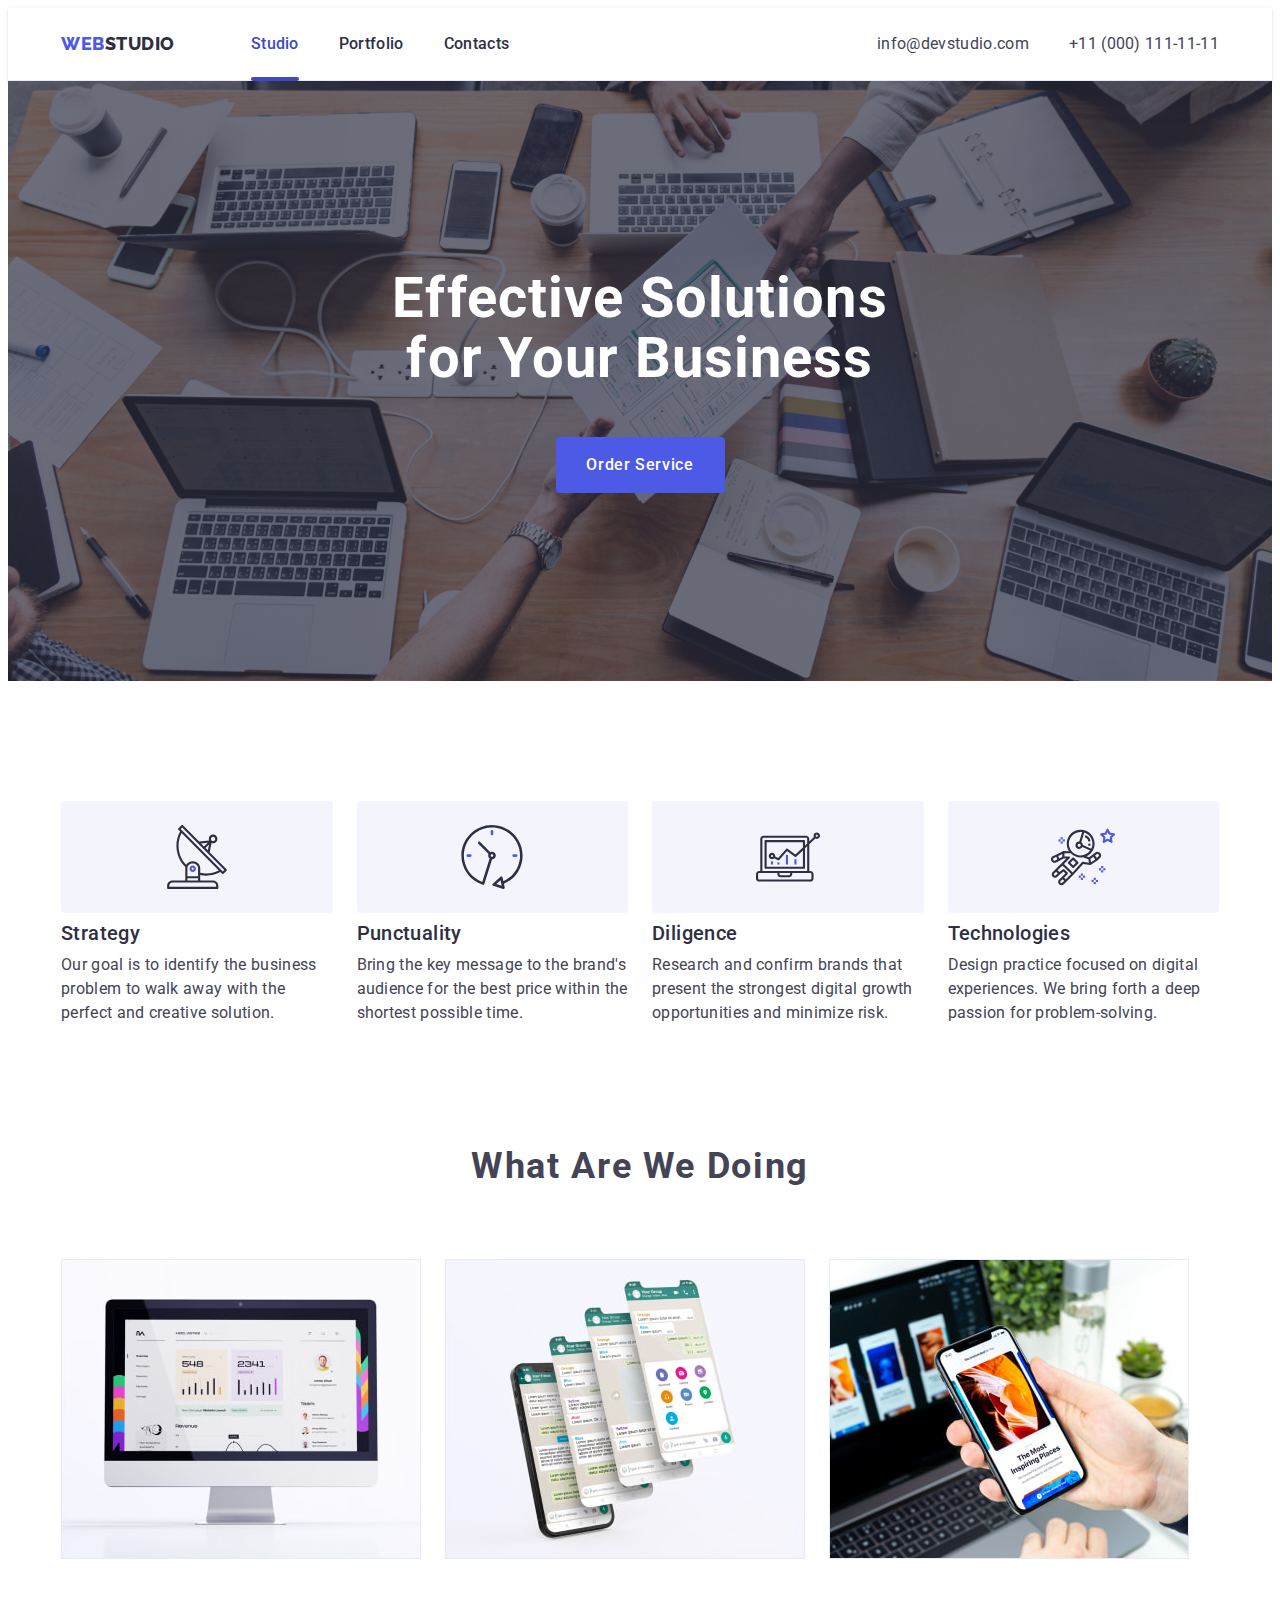
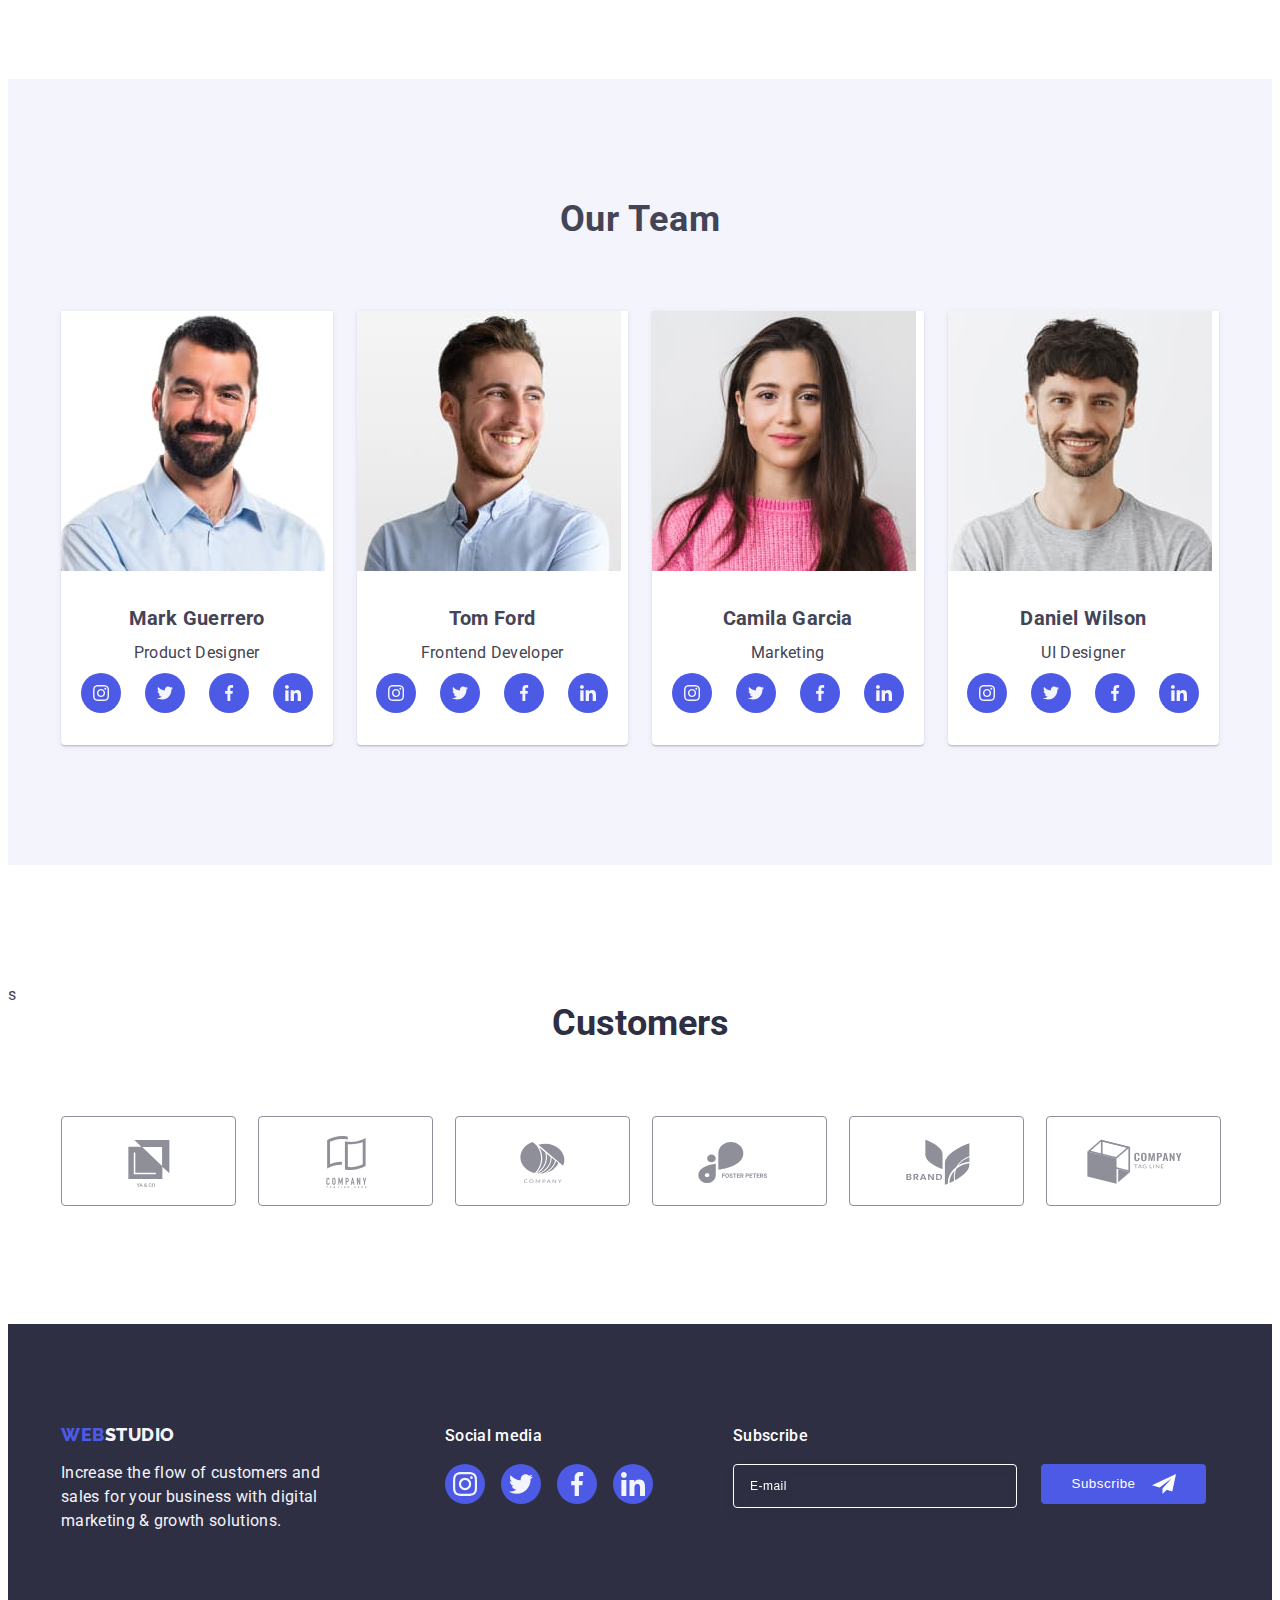
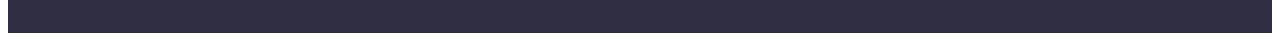
<file: index.html>
<!DOCTYPE html>
<html lang="en">
    <head>
        <meta charset="UTF-8" />
        <meta name="viewport" content="width=device-width, initial-scale=1.0" />
        <link
            rel="stylesheet"
            href="https://cdnjs.cloudflare.com/ajax/libs/modern-normalize/2.0.0/modern-normalize.min.css"
            integrity="sha512-4xo8blKMVCiXpTaLzQSLSw3KFOVPWhm/TRtuPVc4WG6kUgjH6J03IBuG7JZPkcWMxJ5huwaBpOpnwYElP/m6wg=="
            crossorigin="anonymous"
            referrerpolicy="no-referrer"
        />
        <link rel="preconnect" href="https://fonts.googleapis.com" />
        <link rel="preconnect" href="https://fonts.gstatic.com" crossorigin />
        <link
            href="https://fonts.googleapis.com/css2?family=Raleway:wght@800&family=Roboto:wght@400;500;700;900&display=swap"
            rel="stylesheet"
        />
        <link rel="stylesheet" href="./css/styles.css" />

        <title>WebStudio</title>
    </head>
    <body>
        <header class="header">
            <div class="container header-div">
                <nav class="header-nav">
                    <a class="link-logo logo logo-header" href="./index.html">
                        Web<span class="studio">Studio</span></a
                    >
                    <ul class="list list-header">
                        <li class="">
                            <a class="link mainpage link-header" href="./index.html">Studio</a>
                        </li>
                        <li>
                            <a class="link mainpage" href="./portfolio.html">Portfolio</a>
                        </li>
                        <li>
                            <a class="link mainpage" href="">Contacts</a>
                        </li>
                    </ul>
                </nav>
                <address class="list adress">
                    <ul class="list adress-list">
                        <li>
                            <a class="link adress color-header" href="mailto:info@devstudio.com"
                                >info@devstudio.com</a
                            >
                        </li>
                        <li>
                            <a class="link adress color-header" href="tel:+110001111111"
                                >+11 (000) 111-11-11</a
                            >
                        </li>
                    </ul>
                </address>
            </div>
        </header>
        <main>
            <section class="first-section">
                <div class="container">
                    <h1 class="fisrt-section-title"> Effective Solutions for Your Business </h1>
                    <button data-modal-open type="button" class="fisrt-section-button">
                        Order Service
                    </button>
                </div>
            </section>
            <section class="second-section">
                <div class="container">
                    <h2 class="visually-hidden">Benefits</h2>
                    <ul class="list second-section-list">
                        <li class="second-section-li">
                            <div class="div-second">
                                <svg width="64" height="64">
                                    <use href="./images/icons.svg#icon-antenna-1"></use>
                                </svg>
                            </div>
                            <h3 class="second-section-title">Strategy</h3>
                            <p class="paragraf">
                                Our goal is to identify the business problem to walk away with the
                                perfect and creative solution.
                            </p>
                        </li>
                        <li class="second-section-li">
                            <div class="div-second">
                                <svg width="64" height="64">
                                    <use href="./images/icons.svg#icon-clock-1"></use>
                                </svg>
                            </div>
                            <h3 class="second-section-title">Punctuality</h3>
                            <p class="paragraf">
                                Bring the key message to the brand's audience for the best price
                                within the shortest possible time.
                            </p>
                        </li>
                        <li class="second-section-li">
                            <div class="div-second">
                                <svg width="64" height="64">
                                    <use href="./images/icons.svg#icon-diagram-1"></use>
                                </svg>
                            </div>
                            <h3 class="second-section-title">Diligence</h3>
                            <p class="paragraf">
                                Research and confirm brands that present the strongest digital
                                growth opportunities and minimize risk.
                            </p>
                        </li>
                        <li class="second-section-li">
                            <div class="div-second">
                                <svg width="64" height="64">
                                    <use href="./images/icons.svg#icon-astronaut-1"></use>
                                </svg>
                            </div>
                            <h3 class="second-section-title">Technologies</h3>
                            <p class="paragraf">
                                Design practice focused on digital experiences. We bring forth a
                                deep passion for problem-solving.
                            </p>
                        </li>
                    </ul>
                </div>
            </section>
            <section class="third-section">
                <div class="container">
                    <h2 class="third-section-title">What are we doing</h2>
                    <ul class="list third-section-list">
                        <li class="third-section-li">
                            <img
                                src="./images/img-1.jpg"
                                alt="computer analytic"
                                width="360"
                                height="300"
                            />
                        </li>
                        <li class="third-section-li">
                            <img
                                src="./images/Rectangle-71.jpg"
                                alt="phone and his window "
                                width="360"
                                height="300"
                            />
                        </li>
                        <li class="third-section-li">
                            <img
                                src="./images/img-3.jpg"
                                alt="phone in hand"
                                width="360"
                                height="300"
                            />
                        </li>
                    </ul>
                </div>
            </section>
            <section class="lastsection">
                <div class="container">
                    <h2 class="lastsection-title">Our Team</h2>
                    <ul class="list lastsection-list">
                        <li class="whiteback lastsection-li">
                            <img
                                src="./images/img-33.jpg"
                                alt="Mark Guerrero"
                                width="264"
                                height="260"
                            />
                            <div class="lastsection-div">
                                <h3 class="lastsection-paragraf">Mark Guerrero</h3>
                                <p class="lastsection-par">Product Designer</p>

                                <ul class="lastsection-ul-team list">
                                    <li class="lastsection-div-li">
                                        <a class="lastsection-a" href="#">
                                            <svg class="lastsection-svg" width="16" height="16">
                                                <use
                                                    href="./images/icons.svg#icon-instagram-2"
                                                ></use>
                                            </svg>
                                        </a>
                                    </li>
                                    <li class="lastsection-div-li">
                                        <a class="lastsection-a" href="#">
                                            <svg class="lastsection-svg" width="16" height="16">
                                                <use
                                                    href="./images/icons.svg#icon-twitter-1"
                                                ></use></svg></a>
                                    </li>
                                    <li class="lastsection-div-li">
                                        <a class="lastsection-a" href="#">
                                            <svg class="lastsection-svg" width="16" height="16">
                                                <use
                                                    href="./images/icons.svg#icon-facebook-1"
                                                ></use></svg></a>
                                    </li>
                                    <li class="lastsection-div-li">
                                        <a class="lastsection-a" href="#">
                                            <svg class="lastsection-svg" width="16" height="16">
                                                <use
                                                    href="./images/icons.svg#icon-linkedin-1"
                                                ></use>
                                            </svg>
                                        </a>
                                    </li>
                                </ul>
                            </div>
                        </li>
                        <li class="whiteback lastsection-li">
                            <img
                                src="./images/img-22.jpg"
                                alt="Tom Ford"
                                width="264"
                                height="260"
                            />
                            <div class="lastsection-div">
                                <h3 class="lastsection-paragraf">Tom Ford</h3>
                                <p class="lastsection-par">Frontend Developer</p>
                                <ul class="lastsection-ul-team list">
                                    <li class="lastsection-div-li">
                                        <a class="lastsection-a" href="#">
                                            <svg class="lastsection-svg" width="16" height="16">
                                                <use
                                                    href="./images/icons.svg#icon-instagram-2"
                                                ></use>
                                            </svg>
                                        </a>
                                    </li>
                                    <li class="lastsection-div-li">
                                        <a class="lastsection-a" href="#">
                                            <svg class="lastsection-svg" width="16" height="16">
                                                <use
                                                    href="./images/icons.svg#icon-twitter-1"
                                                ></use></svg></a>
                                    </li>
                                    <li class="lastsection-div-li">
                                        <a class="lastsection-a" href="#">
                                            <svg class="lastsection-svg" width="16" height="16">
                                                <use
                                                    href="./images/icons.svg#icon-facebook-1"
                                                ></use></svg></a>
                                    </li>
                                    <li class="lastsection-div-li">
                                        <a class="lastsection-a" href="#">
                                            <svg class="lastsection-svg" width="16" height="16">
                                                <use
                                                    href="./images/icons.svg#icon-linkedin-1"
                                                ></use>
                                            </svg>
                                        </a>
                                    </li>
                                </ul>
                            </div>
                        </li>
                        <li class="whiteback lastsection-li">
                            <img
                                src="./images/img-11.jpg"
                                alt="Camila Garcia"
                                width="264"
                                height="260"
                            />
                            <div class="lastsection-div">
                                <h3 class="lastsection-paragraf">Camila Garcia</h3>
                                <p class="lastsection-par">Marketing</p>
                                <ul class="lastsection-ul-team list">
                                    <li class="lastsection-div-li">
                                        <a class="lastsection-a" href="#">
                                            <svg class="lastsection-svg" width="16" height="16">
                                                <use
                                                    href="./images/icons.svg#icon-instagram-2"
                                                ></use>
                                            </svg>
                                        </a>
                                    </li>
                                    <li class="lastsection-div-li">
                                        <a class="lastsection-a" href="#">
                                            <svg class="lastsection-svg" width="16" height="16">
                                                <use
                                                    href="./images/icons.svg#icon-twitter-1"
                                                ></use></svg></a>
                                    </li>
                                    <li class="lastsection-div-li">
                                        <a class="lastsection-a" href="#">
                                            <svg class="lastsection-svg" width="16" height="16">
                                                <use
                                                    href="./images/icons.svg#icon-facebook-1"
                                                ></use></svg></a>
                                    </li>
                                    <li class="lastsection-div-li">
                                        <a class="lastsection-a" href="#">
                                            <svg class="lastsection-svg" width="16" height="16">
                                                <use
                                                    href="./images/icons.svg#icon-linkedin-1"
                                                ></use>
                                            </svg>
                                        </a>
                                    </li>
                                </ul>
                            </div>
                        </li>
                        <li class="whiteback lastsection-li">
                            <img
                                src="./images/img44.jpg"
                                alt="Daniel Wilson"
                                width="264"
                                height="260"
                            />
                            <div class="lastsection-div">
                                <h3 class="lastsection-paragraf">Daniel Wilson</h3>
                                <p class="lastsection-par">UI Designer</p>
                                <ul class="lastsection-ul-team list">
                                    <li class="lastsection-div-li">
                                        <a class="lastsection-a" href="#">
                                            <svg class="lastsection-svg" width="16" height="16">
                                                <use
                                                    href="./images/icons.svg#icon-instagram-2"
                                                ></use>
                                            </svg>
                                        </a>
                                    </li>
                                    <li class="lastsection-div-li">
                                        <a class="lastsection-a" href="#">
                                            <svg class="lastsection-svg" width="16" height="16">
                                                <use
                                                    href="./images/icons.svg#icon-twitter-1"
                                                ></use></svg></a>
                                    </li>
                                    <li class="lastsection-div-li">
                                        <a class="lastsection-a" href="#">
                                            <svg class="lastsection-svg" width="16" height="16">
                                                <use
                                                    href="./images/icons.svg#icon-facebook-1"
                                                ></use></svg></a>
                                    </li>
                                    <li class="lastsection-div-li">
                                        <a class="lastsection-a" href="#">
                                            <svg class="lastsection-svg" width="16" height="16">
                                                <use
                                                    href="./images/icons.svg#icon-linkedin-1"
                                                ></use>
                                            </svg>
                                        </a>
                                    </li>
                                </ul>
                            </div>
                        </li>
                    </ul>
                </div>
            </section>
            <section class="section-five">s
                <div class="container">
                    <h2 class="section-five-title">Customers</h2>
                    <ul class="section-five-ul list">
                        <li class="section-five-li">
                            <a href="" class="section-five-a">
                                <svg width="104" height="56" class="section-five-fill">
                                    <use href="./images/icons.svg#icon-Logo"></use></svg></a>
                        </li>
                        <li class="section-five-li">
                            <a href="" class="section-five-a">
                                <svg width="104" height="56" class="section-five-fill">
                                    <use href="./images/icons.svg#icon-Logo-1"></use></svg></a>
                        </li>
                        <li class="section-five-li">
                            <a href="" class="section-five-a">
                                <svg width="104" height="56" class="section-five-fill">
                                    <use href="./images/icons.svg#icon-Logo-2"></use></svg></a>
                        </li>
                        <li class="section-five-li">
                            <a href="" class="section-five-a">
                                <svg width="104" height="56" class="section-five-fill">
                                    <use href="./images/icons.svg#icon-Logo-3"></use></svg></a>
                        </li>
                        <li class="section-five-li">
                            <a href="" class="section-five-a">
                                <svg width="104" height="56" class="section-five-fill">
                                    <use href="./images/icons.svg#icon-Logo-4"></use></svg></a>
                        </li>
                        <li class="section-five-li">
                            <a href="" class="section-five-a">
                                <svg width="104" height="56" class="section-five-fill">
                                    <use href="./images/icons.svg#icon-Logo-5"></use></svg></a>
                        </li>
                    </ul>
                </div>
            </section>
        </main>

        <footer class="footerback">
            <div class="container">
                <div class="footer-end">
                    <a class="link-logo logo footerback-link" href="./index.html">
                        Web<span class="studiofotter">Studio</span></a>
                    <p class="footerparagraf">
                        Increase the flow of customers and sales for your business with digital
                        marketing & growth solutions.
                    </p>
                </div>
                <div class="">
                    <p class="footer-end-paragraf"> Social media</p>
                    <ul class="list footer-ul">
                        <li class="footer-li"
                            ><a class="footer-a" href="">
                                <svg width="24" height="24" class="footer-fill">
                                    <use href="./images/icons.svg#icon-instagram-2"></use>
                                </svg> </a
                        ></li>
                        <li class="footer-li"
                            ><a class="footer-a" href="">
                                <svg width="24" height="24" class="footer-fill">
                                    <use href="./images/icons.svg#icon-twitter-1"></use>
                                </svg> </a
                        ></li>
                        <li class="footer-li"
                            ><a class="footer-a" href="">
                                <svg width="24" height="24" class="footer-fill">
                                    <use href="./images/icons.svg#icon-facebook-1"></use>
                                </svg> </a
                        ></li>
                        <li class="footer-li"
                            ><a class="footer-a" href="">
                                <svg width="24" height="24" class="footer-fill">
                                    <use href="./images/icons.svg#icon-linkedin-1"></use>
                                </svg> </a
                        ></li>
                    </ul>
                </div>
                <div class="formall">
                    <p class="text">Subscribe</p>
                    <form class="formteg">
                        <label class="footer-label">
                            <input
                                type="email"
                                class="label-email"
                                name="useremail"
                                placeholder="E-mail"
                            />
                        </label>
                        <button type="submit" class="subm-butt"
                            >Subscribe<svg class="footer-svg" width="24" height="24">
                                <use href="./images/icons.svg#telegram"></use>
                            </svg>
                        </button>
                    </form>
                </div>
            </div>
        </footer>
        <div class="modal-div is-hidden" data-modal>
            <div class="modal">
                <button type="button" data-modal-close class="modal-button">
                    <svg width="8" height="8" class="modal-svg">
                        <use href="./images/icons.svg#icon-close-black-18dp"></use>
                    </svg>
                </button>
                <p class="paragraf-modal"> Leave your contacts and we will call you back </p>
                <form>
                    <div class="form-div">
                        <label class="footer-lab" for="user-name"> Name </label>
                        <div class="div-modal-icon">
                            <input class="input" id="user-name" name="user-name" type="text" />
                            <svg class="svg-footer" width="18" height="24">
                                <use href="./images/icons.svg#person"></use>
                            </svg>
                        </div>
                    </div>
                    <div class="form-div">
                        <label class="footer-lab" for="user-phone"> Phone </label>
                        <div class="div-modal-icon">
                            <input class="input" id="user-phone" name="user-phone" type="text" />
                            <svg class="svg-footer" width="18" height="24">
                                <use href="./images/icons.svg#phone"></use>
                            </svg>
                        </div>
                    </div>
                    <div class="form-div">
                        <label class="footer-lab" for="user-email"> Email </label>
                        <div class="div-modal-icon">
                            <input class="input" id="user-email" name="user-email" type="text" />
                            <svg class="svg-footer" width="18" height="24">
                                <use href="./images/icons.svg#email"></use>
                            </svg>
                        </div>
                    </div>
                    <div class="div-modal-comment">
                        <label class="footer-lab " for="user-comment" > Comment </label>
                        <textarea class="textarea" id="user-comment" name="user-comment" placeholder="Text input">
                        </textarea>
                    </div>
                    <div class="cheakbox-div">
<input  id="user-privacy" type="checkbox" value="true"  name="user-privacy" class="visually-hidden"/>
<label class="text-privacy" for="user-privacy">
  <span class="span"><svg width="10" height="8">
<use href="./images/icons.svg#check">

</use>
   </svg> </span> I accept the terms and conditions of the<a class="modal-a" href="#"> Privacy Policy</a>
</label>
                      </div>
                    <button class="button-portfolio">
                        Send
                    </button>
                </form>
            </div>
        </div>
        <script src="./js/modal.js"></script>
    </body>
</html>
</file>
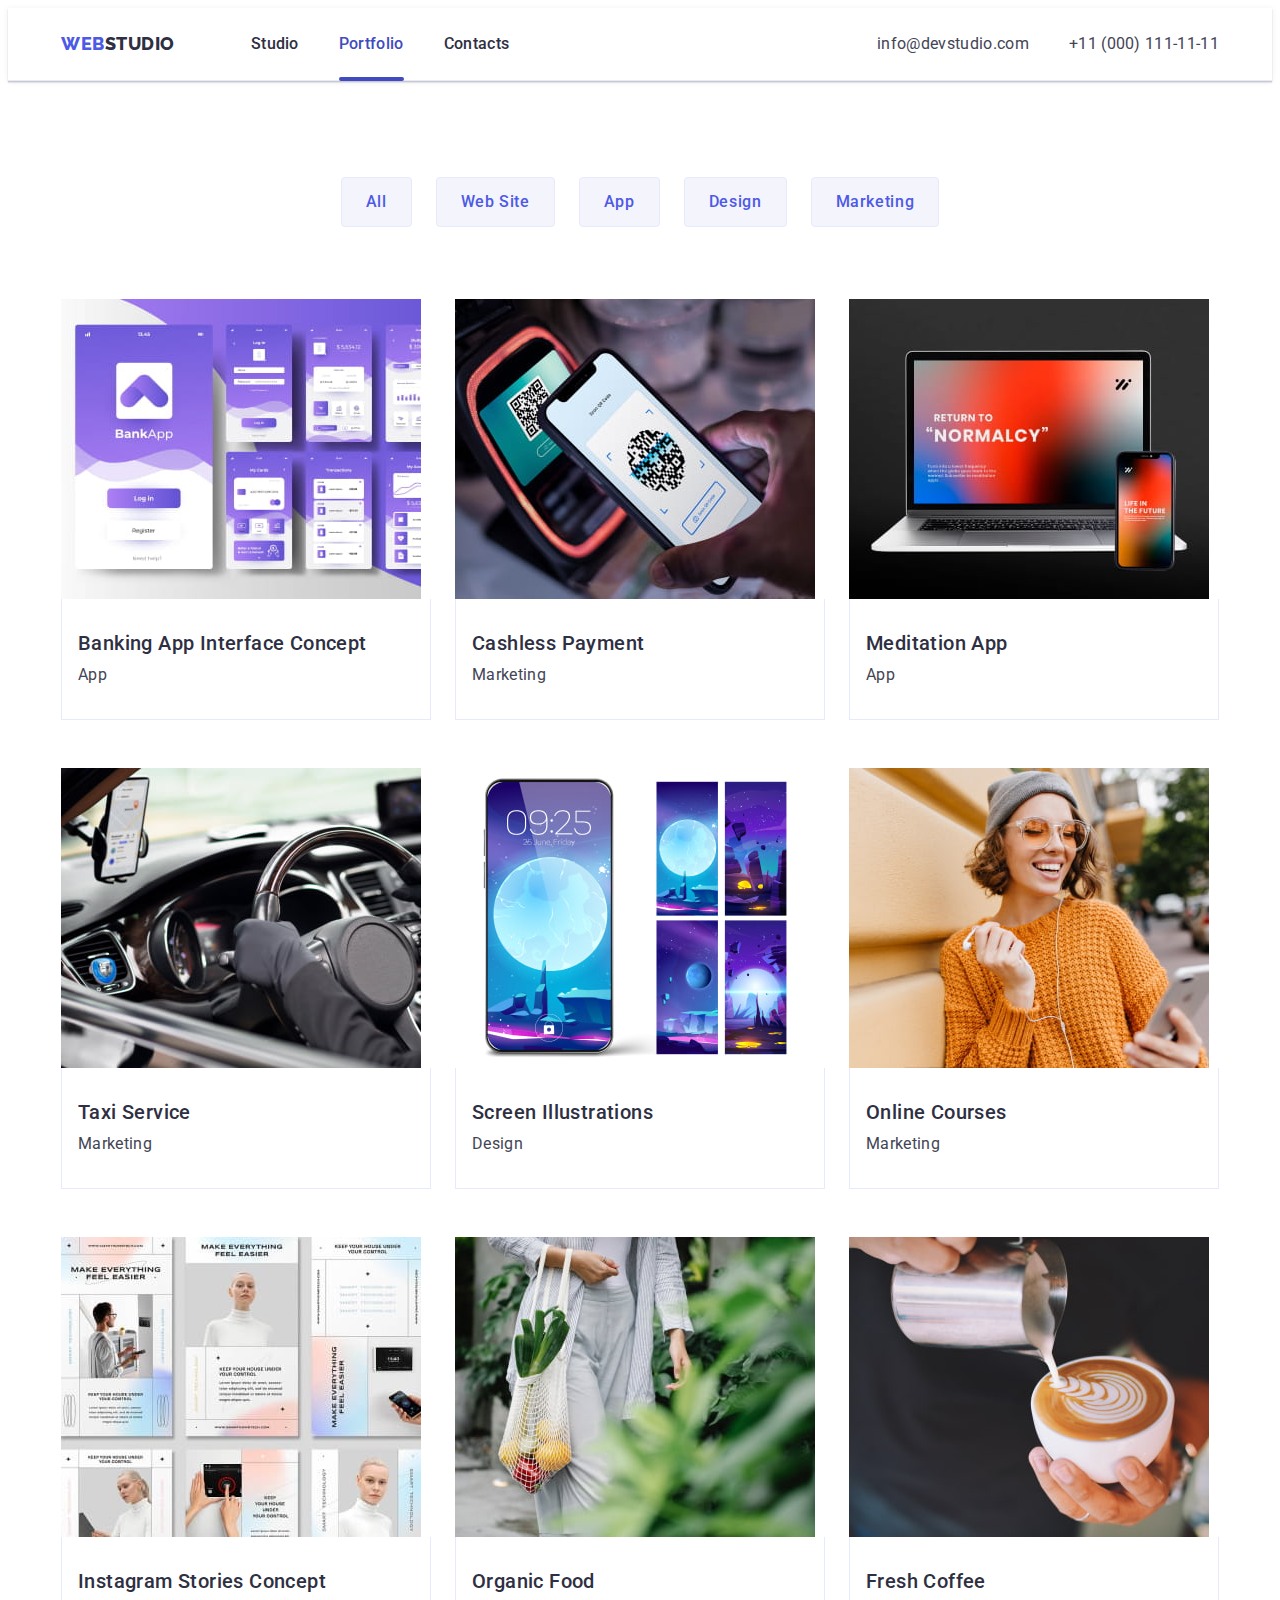
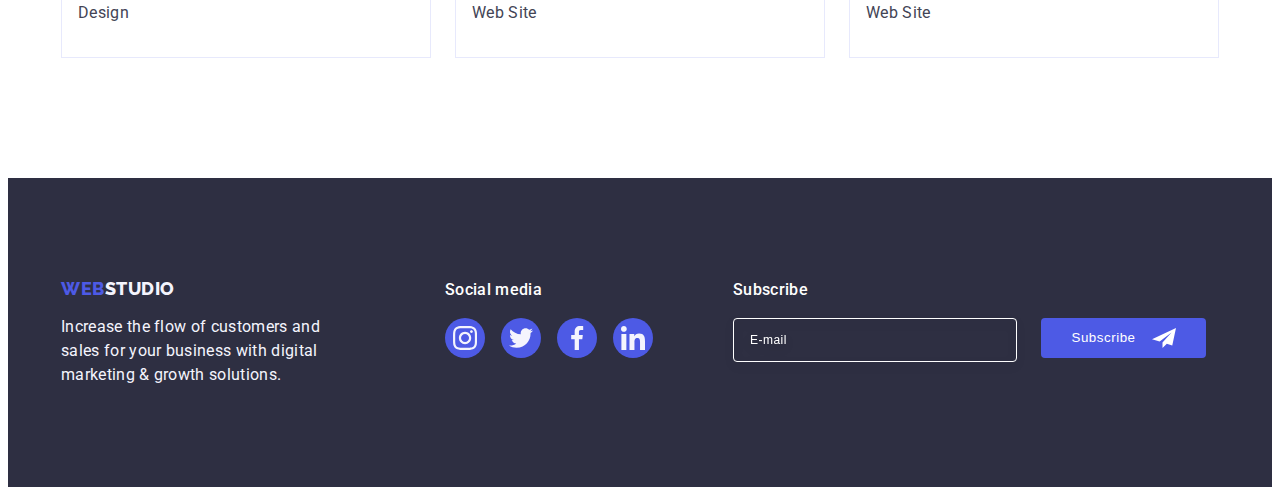
<file: portfolio.html>
<!DOCTYPE html>
<html lang="en">
  <head>
    <meta charset="UTF-8" />
    <meta http-equiv="X-UA-Compatible" content="IE=edge" />
    <meta name="viewport" content="width=device-width, initial-scale=1.0" />
    <link
      rel="stylesheet"
      href="https://cdnjs.cloudflare.com/ajax/libs/modern-normalize/2.0.0/modern-normalize.min.css"
      integrity="sha512-4xo8blKMVCiXpTaLzQSLSw3KFOVPWhm/TRtuPVc4WG6kUgjH6J03IBuG7JZPkcWMxJ5huwaBpOpnwYElP/m6wg=="
      crossorigin="anonymous"
      referrerpolicy="no-referrer"
    />
    <link rel="preconnect" href="https://fonts.googleapis.com" />
    <link rel="preconnect" href="https://fonts.gstatic.com" crossorigin />
    <link
      href="https://fonts.googleapis.com/css2?family=Raleway:wght@800&family=Roboto:wght@400;500;700;900&display=swap"
      rel="stylesheet"
    />
    <link rel="stylesheet" href="./css/styles.css" />
    <title>Portfolio</title>
  </head>
  <body>
    <header class="header">
      <div class="container header-div">
        <nav class="header-nav">
          <a class="link logo logo-header" href="./index.html">
            Web<span class="studio">Studio</span></a
          >
          <ul class="list list-header">
            <li>
              <a class="link mainpage" href="./index.html">Studio</a>
            </li>
            <li>
              <a class="link mainpage link-header" href="./portfolio.html"
                >Portfolio</a
              >
            </li>
            <li>
              <a class="link mainpage" href="">Contacts</a>
            </li>
          </ul>
        </nav>
        <address class="list adress">
          <ul class="list adress-list">
            <li>
              <a
                class="link adress color-header"
                href="mailto:info@devstudio.com"
                >info@devstudio.com</a
              >
            </li>
            <li>
              <a class="link adress color-header" href="tel:+110001111111"
                >+11 (000) 111-11-11</a
              >
            </li>
          </ul>
        </address>
      </div>
    </header>
    <main>
      <section class="section-portfolio">
        <div class="container">
          <h1 class="visually-hidden">Our products</h1>
          <ul class="list section-portfolio-list">
            <li>
              <button type="button" class="buttonportfolio">All</button>
            </li>
            <li>
              <button type="button" class="buttonportfolio">Web Site</button>
            </li>
            <li>
              <button type="button" class="buttonportfolio">App</button>
            </li>
            <li>
              <button type="button" class="buttonportfolio">Design</button>
            </li>
            <li>
              <button type="button" class="buttonportfolio">Marketing</button>
            </li>
          </ul>
          <ul class="list section-portfolio-list-photo">
            <li class="section-portfilio-li">
              <a href="" class="link section-portfolio-a">
                <div class="portfolio-photo-div">
                  <img src="./images/img.jpg" alt="App" width="360" />
                  <p class="portofolio-paragraf">
                    14 Stylish and User-Friendly App Design Concepts · Task
                    Manager App · Calorie Tracker App · Exotic Fruit Ecommerce
                    App · Cloud Storage App
                  </p>
                </div>
                <div class="section-portfolio-div">
                  <h2 class="section-portfolio-title">
                    Banking App Interface Concept
                  </h2>
                  <p class="paragrafphoto">App</p>
                </div></a
              >
            </li>
            <li class="section-portfilio-li">
              <a href="" class="link section-portfolio-a">
                <div class="portfolio-photo-div">
                  <img src="./images/img2.jpg" alt="App" width="360" />
                  <p class="portofolio-paragraf">
                    14 Stylish and User-Friendly App Design Concepts · Task
                    Manager App · Calorie Tracker App · Exotic Fruit Ecommerce
                    App · Cloud Storage App
                  </p>
                </div>
                <div class="section-portfolio-div">
                  <h2 class="section-portfolio-title">Cashless Payment</h2>
                  <p class="paragrafphoto">Marketing</p>
                </div></a
              >
            </li>
            <li class="section-portfilio-li">
              <a href="" class="link section-portfolio-a">
                <div class="portfolio-photo-div">
                  <img src="./images/img3.jpg" alt="App" width="360" />
                  <p class="portofolio-paragraf">
                    14 Stylish and User-Friendly App Design Concepts · Task
                    Manager App · Calorie Tracker App · Exotic Fruit Ecommerce
                    App · Cloud Storage App
                  </p>
                </div>
                <div class="section-portfolio-div">
                  <h2 class="section-portfolio-title">Meditation App</h2>
                  <p class="paragrafphoto">App</p>
                </div></a
              >
            </li>
            <li class="section-portfilio-li">
              <a href="" class="link section-portfolio-a">
                <div class="portfolio-photo-div">
                  <img src="./images/img4.jpg" alt="App" width="360" />
                  <p class="portofolio-paragraf">
                    14 Stylish and User-Friendly App Design Concepts · Task
                    Manager App · Calorie Tracker App · Exotic Fruit Ecommerce
                    App · Cloud Storage App
                  </p>
                </div>
                <div class="section-portfolio-div">
                  <h2 class="section-portfolio-title">Taxi Service</h2>
                  <p class="paragrafphoto">Marketing</p>
                </div></a
              >
            </li>
            <li class="section-portfilio-li">
              <a href="" class="link section-portfolio-a">
                <div class="portfolio-photo-div">
                  <img src="./images/img5.jpg" alt="App" width="360" />
                  <p class="portofolio-paragraf">
                    14 Stylish and User-Friendly App Design Concepts · Task
                    Manager App · Calorie Tracker App · Exotic Fruit Ecommerce
                    App · Cloud Storage App
                  </p>
                </div>
                <div class="section-portfolio-div">
                  <h2 class="section-portfolio-title">Screen Illustrations</h2>
                  <p class="paragrafphoto">Design</p>
                </div></a
              >
            </li>
            <li class="section-portfilio-li">
              <a href="" class="link section-portfolio-a">
                <div class="portfolio-photo-div">
                  <img src="./images/img6.jpg" alt="App" width="360" />
                  <p class="portofolio-paragraf">
                    14 Stylish and User-Friendly App Design Concepts · Task
                    Manager App · Calorie Tracker App · Exotic Fruit Ecommerce
                    App · Cloud Storage App
                  </p>
                </div>
                <div class="section-portfolio-div">
                  <h2 class="section-portfolio-title">Online Courses</h2>
                  <p class="paragrafphoto">Marketing</p>
                </div></a
              >
            </li>
            <li class="section-portfilio-li">
              <a href="" class="link section-portfolio-a">
                <div class="portfolio-photo-div">
                  <img src="./images/img7.jpg" alt="App" width="360" />
                  <p class="portofolio-paragraf">
                    14 Stylish and User-Friendly App Design Concepts · Task
                    Manager App · Calorie Tracker App · Exotic Fruit Ecommerce
                    App · Cloud Storage App
                  </p>
                </div>
                <div class="section-portfolio-div">
                  <h2 class="section-portfolio-title">
                    Instagram Stories Concept
                  </h2>
                  <p class="paragrafphoto">Design</p>
                </div></a
              >
            </li>
            <li class="section-portfilio-li">
              <a href="" class="link section-portfolio-a">
                <div class="portfolio-photo-div">
                  <img src="./images/img8.jpg" alt="App" width="360" />
                  <p class="portofolio-paragraf">
                    14 Stylish and User-Friendly App Design Concepts · Task
                    Manager App · Calorie Tracker App · Exotic Fruit Ecommerce
                    App · Cloud Storage App
                  </p>
                </div>
                <div class="section-portfolio-div">
                  <h2 class="section-portfolio-title">Organic Food</h2>
                  <p class="paragrafphoto">Web Site</p>
                </div></a
              >
            </li>
            <li class="section-portfilio-li">
              <a href="" class="link section-portfolio-a">
                <div class="portfolio-photo-div">
                  <img src="./images/img9.jpg" alt="App" width="360" />
                  <p class="portofolio-paragraf">
                    14 Stylish and User-Friendly App Design Concepts · Task
                    Manager App · Calorie Tracker App · Exotic Fruit Ecommerce
                    App · Cloud Storage App
                  </p>
                </div>
                <div class="section-portfolio-div">
                  <h2 class="section-portfolio-title">Fresh Coffee</h2>
                  <p class="paragrafphoto">Web Site</p>
                </div></a
              >
            </li>
          </ul>
        </div>
      </section>
    </main>
    <footer class="footerback">
      <div class="container ">
<div class="footer-end">
        <a class="link logo footerback-link" href="./index.html">
          Web<span class="studiofotter">Studio</span></a
        >
        <p class="footerparagraf">
          Increase the flow of customers and sales for your business with
          digital marketing & growth solutions.
        </p>
        </div>
         <div class="">
          <p class="footer-end-paragraf">
            Social media</p>
            <ul class="list footer-ul">
              <li class="footer-li"><a class="footer-a" href="">
                <svg width="24" height="24" class="footer-fill  ">
                  <use href="./images/icons.svg#icon-instagram-2">

                  </use>
                </svg>
              </a></li>
              <li class="footer-li"><a class="footer-a" href="">
                <svg width="24" height="24" class="footer-fill ">
                  <use href="./images/icons.svg#icon-twitter-1">

                  </use>
                </svg>
              </a></li>
              <li class="footer-li"><a class="footer-a" href="">
                <svg width="24" height="24" class="footer-fill  ">
                  <use href="./images/icons.svg#icon-facebook-1">

                  </use>
                </svg>
              </a></li>
              <li class="footer-li"><a class="footer-a" href="">
                <svg width="24" height="24" class="footer-fill  ">
                  <use href="./images/icons.svg#icon-linkedin-1">

                  </use>
                </svg>
              </a></li>
            </ul>
          </div>
          <div class="formall">
                    <p class="text">Subscribe</p>
                    <form class="formteg">
                        <label class="footer-label">
                            <input
                                type="email"
                                class="label-email"
                                name="useremail"
                                placeholder="E-mail"
                            />
                        </label>
                        <button type="submit" class="subm-butt"
                            >Subscribe<svg class="footer-svg" width="24" height="24">
                                <use href="./images/icons.svg#telegram"></use>
                            </svg>
                        </button>
                    </form>
                </div>
      </div>
    </footer>
  </body>
</html>
</file>
<file: css/styles.css>
ul{
    margin: 0;
        padding: 0;
}
:root{
    --roboto: 'Roboto',sans-serif;
    --releway:'Raleway',sans-serif;
    --color:#434455;
    --whitecolor:#FFFFFF;
    --purpule:#4d5ae5;
    --hover:#404BBF;
}
/*===============KEY style============ */
body{
    font-family:var(--roboto);
    color:var(--color);
    background-color: var(--whitecolor);
}
img{
    display: block;
}
.link-logo{
    text-decoration: none;
        margin: 0;
}
.link {
    text-decoration: none;
    margin: 0;
}
.list {
    list-style: none;
}
.list .mainpage{
    display: block;
        padding: 24px 0;
}
.container {
    width: 1158px;
    margin: 0 auto;
    padding: 0 15px;
}
.visually-hidden {
    position: absolute;
    width: 1px;
    height: 1px;
    margin: -1px;
    border: 0;
    padding: 0;
    white-space: nowrap;
    clip-path: inset(100%);
    clip: rect(0 0 0 0);
    overflow: hidden;
}
/*=========== Header ========= */
.header{
    border-bottom: 1px solid #e7e9fc;
    box-shadow:0px 2px 1px rgba(46, 47, 66, 0.08),
        0px 1px 1px rgba(46, 47, 66, 0.16),
        0px 1px 6px rgba(46, 47, 66, 0.08);
}
.header-div{
    display: flex;
}
.header-nav {
    display: flex;
    align-items: center;
    margin:0 auto 0 0;

}
.header-nav .list{
margin-right: auto;
}
.logo{
color: var(--purpule);
    font-family:var(--releway);
    font-size: 18px;
    font-weight: 800;
    line-height: 1.17;
    letter-spacing: 0.03em;
    text-transform: uppercase;
    margin: 0;
}
.logo-header{
    margin-right: 76px;
}
.studio{
    color:#2e2f42;
}
.list-header{
    display: flex;
    gap: 40px;
}
.header .link-header{
    color: #404BBF;
}
.color-header{
    transition:color 250ms cubic-bezier(0.4, 0, 0.2, 1);
}
.link-header{
    position: relative;
    color: #404bbf;
    transition:color 250ms cubic-bezier(0.4, 0, 0.2, 1);
}
.link-header::after{
    position: absolute;
    content:"";
    left: 0;
    bottom: -1px;
    height: 4px;
    background-color: #404bbf;
    border-radius: 2px;
    width: 100%;
}
.mainpage{
    font-weight: 500;
    font-size: 16px;
    line-height: 1.5;
    letter-spacing: 0.02em;
    color:#2e2f42;

} 
.link:hover{
color: var(--hover);
}
.link:active
{
color: var(--hover);
}
.link:focus{
    color:var(--hover);
}
.adress{
    font-style: normal;
    line-height: 1.5;
    letter-spacing: 0.02em;
    color: #434455;
        gap: 40px;
}
.adress-list{
    display: flex;
    gap: 40px;
        padding: 24px 0;
}
/* ============== Hero ============= */
.first-section{
    background-color:#2e2f42;
    padding: 188px 0;
    background-image: linear-gradient(rgba(46, 47, 66, 0.7), rgba(46, 47, 66, 0.7)),url(../images/people-office-1.jpg);
    background-repeat: no-repeat;
    background-position: center;
    background-size: cover;
    max-width: 1440px;
margin: auto;
}
.fisrt-section-title{
    font-size: 56px;
    line-height: 1.07;
    text-align: center;
    letter-spacing: 0.02em;
    color:var(--whitecolor);
    max-width: 496px;
    margin: 0 auto;
}
.fisrt-section-button{
    background-color: #4d5ae5;
    font-family: var(--roboto);
    font-weight: 500;
    font-size: 16px;
    line-height: 1.5;
    letter-spacing: 0.04em;
    color: var(--whitecolor);
    cursor: pointer;
    display: block;
    min-width: 169px;
    height: 56px;   
    border: none;
    border-radius: 4px;
    margin:48px auto 0 auto;
    padding: 0;
     transition:background-color 250ms cubic-bezier(0.4, 0, 0.2, 1);
}
.fisrt-section-button:hover{
    background-color:var(--hover);
}
.fisrt-section-button:focus{
    background-color:var(--hover);
}
/* =============== Second-section =================== */
.second-section{
    padding: 120px 0;
}
.second-section-list{
    display: flex;
    gap: 24px;
    padding:0;
}
.second-section-li{
    width: calc((100% - 72px) / 4);
}
.second-section-title{
    font-weight: 500;
    font-size: 20px;
    line-height: 1.2;
    letter-spacing: 0.02em;
    color:#2e2f42;
    margin-bottom: 8px;
    margin-top:0;

}
.paragraf{
    font-size: 16px;
    line-height: 1.5;
    letter-spacing: 0.02em;
 margin: 0;

}
.div-second{
    display: flex;
    align-items: center;
    justify-content: center;
    height: 112px;
    background-color: #f4f4fd;
    border-radius: 4px;
    margin-bottom: 8px;
}
/* =============== Third-section =================== */
.third-section{
    padding-bottom: 120px;
}
.third-section-title{
text-align: center;
    font-family:var(--roboto);
    font-size: 36px;
    font-weight: 700;
    letter-spacing: 0.045em;
    text-transform: capitalize;
    margin-bottom:72px;
    margin-top: 0;
}
.third-section-list{
    display: flex;
    gap: 24px;
    padding: 0;
        margin: 0;
}
.third-section-li{
    margin-right: 0;
    align-self: flex-start;

}
/* =============== 4th-section =================== */
.lastsection{
    background-color: #F4F4FD;
    padding: 120px 0;
}
.lastsection-title{
margin-bottom: 8px;
    text-align: center;
    font-size: 36px;
    font-family: var(--roboto);
font-weight: 700;
line-height: 40px;
    letter-spacing: 0.72px;
    margin:0 0 72px 0;
}
.lastsection-list{
    display: flex;
    gap: 24px;
    margin: 0;
    padding-left: 0;
}
.lastsection-li{
    border-radius: 0px 0px 4px 4px;
    width: calc((100% - 72px) / 4);
    box-shadow:0px 1px 6px rgba(46, 47, 66, 0.08),
        0px 1px 1px rgba(46, 47, 66, 0.16),
        0px 2px 1px rgba(46, 47, 66, 0.08);

}
.whiteback{
    background-color:var(--whitecolor)
}
.lastsection-paragraf{
        font-size: 20px;
            line-height: 1.5;
            letter-spacing: 0.02em;
            margin: 0;
            text-align: center;  
            margin-bottom: 8px;
}
.lastsection-par{
text-align: center;
font-family: var(--roboto);
    font-size: 16px;
    font-style: normal;
    font-weight: 400;
    line-height: 24px;
    letter-spacing: 0.32px;
margin: 0 0 8px 0;
}
.lastsection-div{
    padding: 32px 0;
}
.lastsection-ul-team{
    display: flex;
    justify-content: center;
    gap: 24px;
}
.lastsection-div-li{
    width: 40px;
    height: 40px;
}
.lastsection-a{
    width: 100%;
    height: 100%;
    background-color:#4d5ae5;
    border-radius:50%;
    display: flex;
    align-items: center;
    justify-content: center;
    transition:background-color 250ms cubic-bezier(0.4, 0, 0.2, 1);
}
.lastsection-a:hover{
    background-color: #404bbf;
}
.lastsection-a:focus{
    background-color: #404bbf;
}
.lastsection-svg{
    fill:#f4f4fd;

}
/* =============== fiveth-section =================== */
.section-five{
    padding-top: 120px;
    padding-bottom: 120px;
    margin:0;
}
.section-five-title{
    font-size: 36px;
    line-height: 1.11;
    color:#2e2f42;
    margin: 0 0 72px 0;
    text-align: center;
}
.section-five-ul{
    display: flex;
    gap: 24px;
}
.section-five-li{
    width: calc((100% - 120px) / 6);
    height:88px;
  
}
.section-five-a{
    width: 100%;
    height: 100%;
    border: 1px solid #8e8f99;
    border-radius:4px;
    display: flex;
    align-items: center;
    justify-content: center;
    color:#8e8f99;
    transition:border-color 250ms cubic-bezier(0.4, 0, 0.2, 1),
        color 250ms cubic-bezier(0.4, 0, 0.2, 1);

}
.section-five-a:hover{
    border-color: #404bbf;
    color: #404bbf;
}
.section-five-a:focus {
    border-color: #404bbf;
    color: #404bbf;
}
.section-five-fill{
    fill: currentColor;
}
/* =============== footer-section =================== */
.footerback{
    background-color: #2e2f42;
    padding: 100px 0;
}
.footerback-link{
    display: inline-block;
    margin-bottom: 16px;
}
.footerparagraf{
    line-height: 1.5;
    color:#F4F4FD;
    letter-spacing: 0.02em;
    max-width: 264px;
    margin:0;
}
.studiofotter{
    color:#f4f4fd;
}
.buttonportfolio{
    font-family:var(--roboto);
    font-weight: 500;
    font-size: 16px;
    line-height: 1.5;
    letter-spacing: 0.04em;
    color:var(--purpule);
    background-color:#F4F4FD;
    cursor: pointer;
    padding: 12px 24px;
    border: 1px solid #e7e9fc;
    border-radius: 4px;
    transition:color 250ms cubic-bezier(0.4, 0, 0.2, 1),
        background-color 250ms cubic-bezier(0.4, 0, 0.2, 1),
        border-color 250ms cubic-bezier(0.4, 0, 0.2, 1),
        box-shadow 250ms cubic-bezier(0.4, 0, 0.2, 1);

}
.buttonportfolio:hover{
    color:var(--whitecolor);
    background-color: #404BBF;
    border: 1px solid transparent;
    box-shadow:0px 3px 1px rgba(0, 0, 0, 0.1),
        0px 2px 1px rgba(0, 0, 0, 0.08),
        0px 2px 2px rgba(0, 0, 0, 0.12);
}
.buttonportfolio:focus {
    color: var(--whitecolor);
    background-color: #404BBF;
    border: 1px solid transparent;
    box-shadow: 0px 3px 1px rgba(0, 0, 0, 0.1),
            0px 2px 1px rgba(0, 0, 0, 0.08),
            0px 2px 2px rgba(0, 0, 0, 0.12);
}
.section-portfolio {
    padding-top: 96px;
    padding-bottom: 120px;
}
.section-portfolio-a{
    display: block;
    transition: box-shadow 250ms cubic-bezier(0.4, 0, 0.2, 1);
}
.section-portfolio-a:hover{
    box-shadow: 0px 1px 6px rgba(46, 47, 66, 0.08),
            0px 1px 1px rgba(46, 47, 66, 0.16),
            0px 2px 1px rgba(46, 47, 66, 0.08);
}
.section-portfolio-a:focus {
    box-shadow: 0px 1px 6px rgba(46, 47, 66, 0.08),
        0px 1px 1px rgba(46, 47, 66, 0.16),
        0px 2px 1px rgba(46, 47, 66, 0.08);
}
.section-portfolio-a:hover .portofolio-paragraf{
    transform: translateY(0%);
}
.section-portfolio-a:focus .portofolio-paragraf {
    transform: translateY(0%);
}
.section-portfolio-list {
    display: flex;
    justify-content: center;
    gap: 24px;
    margin-bottom: 72px;
}
.section-portfolio-list-photo{
    display: flex;
    flex-wrap: wrap;
    column-gap: 24px;
    row-gap: 48px;
    padding: 0;
}
.section-portfilio-li{
    width: calc((100% - 48px) / 3);
}
.section-portfolio-div{
    padding: 32px 16px;
    border: 1px solid #e7e9fc;
    border-top: none;
}
.section-portfolio-title{
    font-weight: 500;
        font-size: 20px;
        line-height: 1.2;
        letter-spacing: 0.02em;
        color: #2e2f42;
        margin: 0 0 8px 0;
}
.footer-end{
    margin-right: 120px;
}
.footer-end-paragraf{
    font-weight: 500;
    font-size: 16px;
    line-height: 1.5;
    letter-spacing: 0.02em;
    color:#FFFFFF;
    margin: 0 0 16px 0;
}
.footerback .container{
    display: flex;
    align-items: baseline;
    
}
.footer-ul{
    display: flex;
    gap: 16px;
}
.footer-li{
    width: 40px;
    height: 40px;
}
.footer-a{
    width: 100%;
    height: 100%;
    background-color:#4d5ae5;
    border-radius:50%;
    display: flex;
    align-items: center;
    justify-content: center;
    transition:background-color 250ms cubic-bezier(0.4, 0, 0.2, 1);
}
.footer-a:hover{
    background-color: #31d0aa;
}
.footer-a:focus {
    background-color: #31d0aa;
}
.footer-fill{
    fill:#f4f4fd;
}
/* =============== Portfolio-photo =================== */
.paragrafphoto{
    color: #434455;
    font-size: 16px;
        line-height: 1.5;
        letter-spacing: 0.02em;
        margin: 0;
        transform:box-shadow 250ms cubic-bezier(0.4, 0, 0.2, 1);
}
.portfolio-photo-div{
    position: relative;
    overflow: hidden;
}
.portofolio-paragraf{
    position: absolute;
    top: 0;
    font-size: 16px;
    line-height: 1.5;
    letter-spacing: 0.02em;
    color:#f4f4fd;
    padding: 40px 32px;
    background-color: #4d5ae5;
    height: 100%;
    width: 100%;
    transform: translateY(100%);
    transition: transform 250ms cubic-bezier(0.4, 0, 0.2, 1);
    margin:0;
}
.portofolio-paragraf:hover{
    transform: translateY(0%);

}
.portofolio-paragraf:focus {
    transform: translateY(0%);
}

.formall {
    margin:0;
    margin-left: 80px;
}
.footer-label {
    gap:24px;
}
.formteg {
    display: flex;
gap:24px;
}

input::placeholder {
    color: #ffffff;
}
.text {
    margin: 0;
        font-weight: 500;
        line-height: 1.5;
    letter-spacing: 0.02em;
color: #FFFFFF;
margin-bottom: 16px;
}
.subm-butt {
    min-width: 165px;
    height: 40px;
    display: flex;
    font-weight: 500;
    line-height: 1.5;
    letter-spacing: 0.04em;
        padding: 8px 24px;
        justify-content: center;
        align-items: center;
        color: #FFFFFF;
        cursor: pointer;
        background-color: #4D5AE5;
        border: none;
        border-radius: 4px;
}
.subm-butt:focus,.subm-butt:hover{
background-color: var(--hover);
}
.label-email{
width: 264px;
height: 40px;
border: 1px solid #ffffff;
background-color: transparent;
font-size: 12px;
line-height: 1.5;
letter-spacing: 0.04em;
padding-left: 16px;
filter: drop-shadow(0px 4px 4px rgba(0, 0, 0, 0.15));
border-radius: 4px;
color: #ffffff;
}
.footer-svg {
    margin-left: 16px;
    fill:#FFFFFF;
}
/* =============== modal =================== */
.modal{
    position: absolute;
    top: 50%;
    left: 50%;
    transform: translate(-50%, -50%) scale(1);
    width: 408px;
    min-height: 584px;
    background: #fcfcfc;
    box-shadow:0px 1px 1px rgba(0, 0, 0, 0.14),
        0px 1px 3px rgba(0, 0, 0, 0.12),
        0px 2px 1px rgba(0, 0, 0, 0.2);
        border-radius: 4px;
        transition: transform 250ms cubic-bezier(0.4, 0, 0.2, 1);
padding: 72px 24px 24px 24px;
}
.modal-button{
    position: absolute;
    top: 24px;
    right: 24px;
    width: 24px;
    height: 24px;
    border-radius: 50%;
display: flex;
align-items: center;
justify-content: center;
background-color: #e7e9fc;
border: 1px solid rgba(0, 0, 0, 0.1);
padding: 0;
cursor: pointer;
transition: background-color 250ms cubic-bezier(0.4, 0, 0.2, 1), border 250ms cubic-bezier(0.4, 0, 0.2, 1);

}
.modal-button:hover{
    background-color: #404bbf;
    border: none;
    fill: #ffffff
}
.modal-button:focus {
    background-color: #404bbf;
    border: none;
    fill: #ffffff;
}
.modal-svg{
    transition: fill 250ms cubic-bezier(0.4, 0, 0.2, 1);
}
.modal-div{
    position: fixed;
    top: 0;
    left: 0;
    width: 100%;
    height: 100%;
    background-color: rgba(46, 47, 66, 0.4);
    transition: opacity 250ms cubic-bezier(0.4, 0, 0.2, 1), visibility 250ms cubic-bezier(0.4, 0, 0.2, 1);

}
.button-portfolio{
    margin: auto;
min-width:  169px ;
display: block;
    padding: 16px 32px;
border: none;
    border-radius: 4px;
        background:  #4D5AE5;
        box-shadow: 0px 4px 4px 0px rgba(0, 0, 0, 0.15);
    transition: background-color 250ms cubic-bezier(0.4, 0, 0.2, 1);
    color:  #FFF;
        text-align: center;
        font-weight: 500;
        line-height: 24px;
        letter-spacing:0.020em;
        cursor:pointer;

}
.button-portfolio:hover , .button-portfolio:focus{
    background-color: var(--hover);
}

.paragraf-modal{
    color: #2E2F42;
margin:0 0 16px 0;
        font-weight: 500;
        line-height: 24px;
        text-align: center;
        letter-spacing: 0.010em;
}
.form-div{
    margin-bottom: 8px;
}
.footer-lab{
    font-size: 12px;
    line-height: 1.17;
    letter-spacing: 0.04em;
    color:#8e8f99;
    display: block;
    margin-bottom: 4px;
}
.input{
    width: 100%;
    height: 40px;
    border: 1px solid rgba(46, 47, 66, 0.4);
border-radius: 4px;
background-color: transparent;
padding-left: 38px;
outline: transparent;
transition: border-color 250ms cubic-bezier(0.4, 0, 0.2, 1);
}
.input:focus{
    border-color: #4D5AE5;
}
.svg-footer{
    position: absolute;
    left: 16px;
    top: 50%;
    transform: translateY(-50%);
    transition: fill 250ms cubic-bezier(0.4, 0, 0.2, 1);

}
.textarea{
    width: 100%;
    resize: none;
    outline: transparent;
    padding: 8px 16px;
    background-color: transparent;
    border-radius: 4px;
    border: 1px solid rgba(46, 47, 66, 0.4);
    color: rgba(46, 47, 66, 0.4);
    letter-spacing: 0.04em;
    transition: border-color 250ms cubic-bezier(0.4, 0, 0.2, 1);
line-height: 1.17;
font-size: 12px;
height: 120px;
}
.textarea:focus{
    border-color: #4D5AE5;
}
.div-modal-icon{
   position: relative;
}
.div-modal-comment{
    margin-bottom: 16px;
}
input:focus + .svg-footer{
fill: #4D5AE5;
}
.cheakbox-div{
    margin-bottom: 24px;
}
.text-privacy{
    font-size: 12px;
    line-height: 1.17;
    letter-spacing: 0.04em;
    color:#8e8f99;

}
.span{
    width: 16px;
    height: 16px;
    border: 1px solid rgba(46, 47, 66, 0.4);
    border-radius: 2px;
    transition: background-color 250ms cubic-bezier(0.4, 0, 0.2, 1), border 250ms cubic-bezier(0.4, 0, 0.2, 1), fill 250ms cubic-bezier(0.4, 0, 0.2, 1);
    display: inline-flex;
    align-items: center;
    justify-content: center;
    fill: transparent;

}
input:checked  + .text-privacy > .span{
    background-color: #404bbf;
    border: none;
    fill:#F4F4FD;
}
.modal-a{
    color:#4d5ae5;

}
.is-hidden{
    opacity: 0;
    visibility: hidden;
    pointer-events:none;
}
</file>
